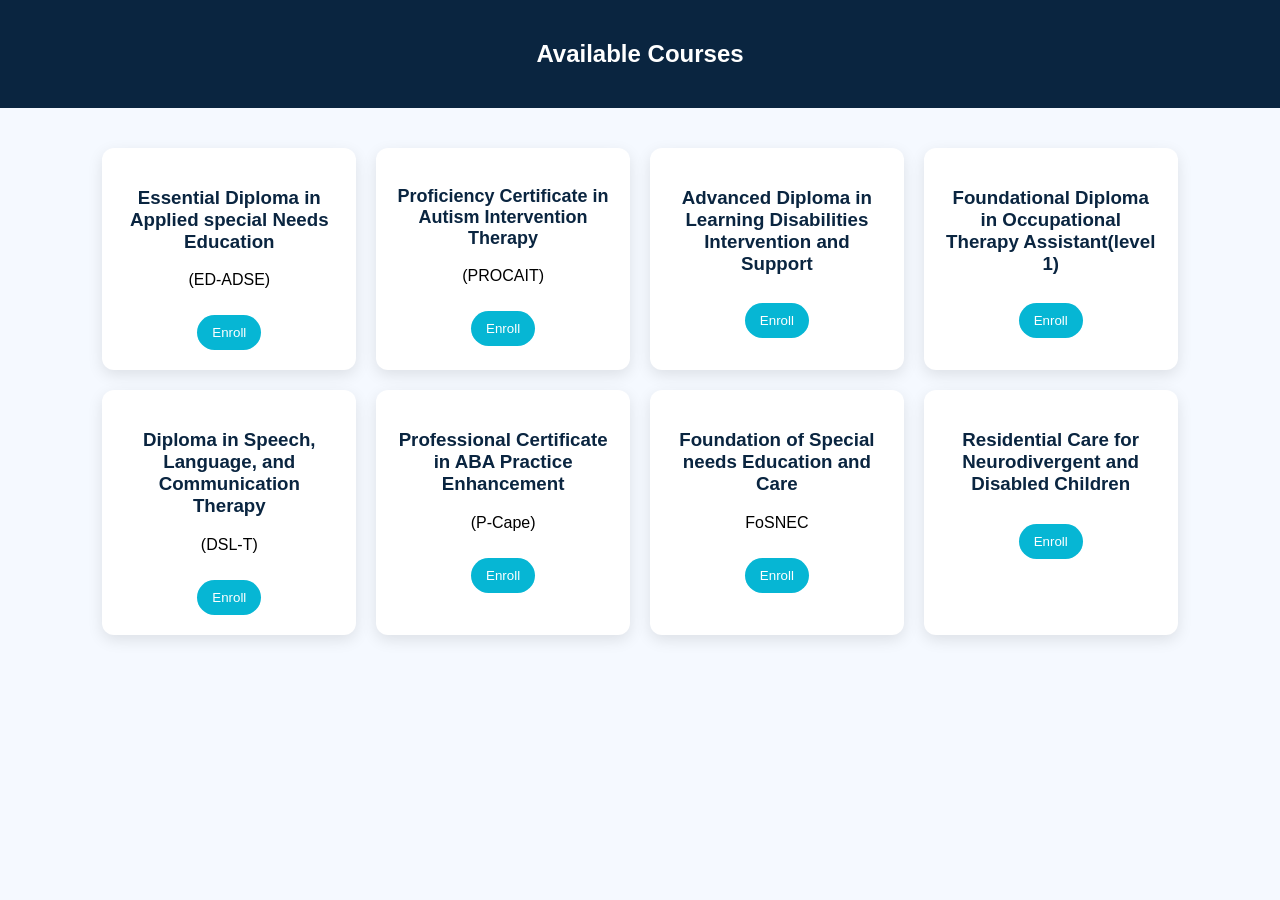
<file: course-registration.html>
<!DOCTYPE html>
<html lang="en">
<head>
<meta charset="UTF-8">
<meta name="viewport" content="width=device-width, initial-scale=1.0">
<title>Courses | SmartPrepLearn</title>

<style>
body{
font-family:Poppins, sans-serif;
margin:0;
background:#f5f9ff;
}

header{
background:#0A2540;
color:white;
padding:20px;
text-align:center;
}

.container{
padding:40px 8%;
display:grid;
grid-template-columns:repeat(auto-fit,minmax(250px,1fr));
gap:20px;
}

.card{
background:white;
padding:20px;
border-radius:12px;
box-shadow:0 5px 15px rgba(0,0,0,0.1);
text-align:center;
}

.card h3{
color:#0A2540;
}

button{
margin-top:10px;
padding:10px 15px;
border:none;
background:#06b6d4;
color:white;
border-radius:20px;
cursor:pointer;
}
</style>

</head>

<body>

<header>
<h2>Available Courses</h2>
</header>

<div class="container">

<div class="card">
<h3>Essential Diploma in Applied special Needs Education</h3>
<p>(ED-ADSE)</p>
<button onclick="selectCourse('Essential Diploma in Applied special Needs Education', 20000)">Enroll</button>
</div>

<div class="card">
<h3 style="font-size: 18px; font-weight: bold;">
    Proficiency Certificate in Autism Intervention Therapy
</h3>
<p>(PROCAIT)</p>
<button onclick="selectCourse('Proficiency Certificate in Autism Intervention Therapy', 35000)">Enroll</button>
</div>

<div class="card">
<h3>Advanced Diploma in Learning Disabilities Intervention and Support</h3>
<!-- <p>Design user experiences</p> -->
<button onclick="selectCourse('Advanced Diploma in Learning Disabilities Intervention and Support', 20000)">Enroll</button>
</div>

<div class="card">
<h3>Foundational Diploma in Occupational Therapy Assistant(level 1)</h3>
<!-- <p>Grow businesses online</p> -->
<button onclick="selectCourse('Foundational Diploma in Occupational Therapy Assistant(level 1)', 30000)">Enroll</button>
</div>

<div class="card">
<h3>Diploma in Speech, Language, and Communication Therapy</h3>
<p>(DSL-T)</p>
<button onclick="selectCourse('Diploma in Speech, Language, and Communication Therapy', 30000)">Enroll</button>
</div>

<div class="card">
<h3>Professional Certificate in ABA Practice Enhancement</h3>
<p>(P-Cape)</p>
<button onclick="selectCourse('Professional Certificate in ABA Practice Enhancement', 30000)">Enroll</button>
</div>

<div class="card">
<h3>Foundation of Special needs Education and Care</h3>
<p>FoSNEC</p>
<button onclick="selectCourse('Foundation of Special needs Education and Care', 20000)">Enroll</button>
</div>

<div class="card">
<h3>Residential Care for Neurodivergent and Disabled Children</h3>
<!-- <p>Build Android & iOS apps</p> -->
<button onclick="selectCourse('Residential Care for Neurodivergent and Disabled Children', 35000)">Enroll</button>
</div>

</div>
<script>

function selectCourse(name, price){

const selectedCourse = {
    courseName: name,
    coursePrice: price,
    paymentStatus: "pending"
};

localStorage.setItem(
    "selectedCourse",
    JSON.stringify(selectedCourse)
);

window.location.href = "payment.html";

}

</script>

<!-- <script>
    
function selectCourse(name, price){

localStorage.setItem("selectedCourse", JSON.stringify({
courseName: name,
coursePrice: price
}));

window.location.href = "payment.html";
}

</script> -->

</body>
</html>
</file>
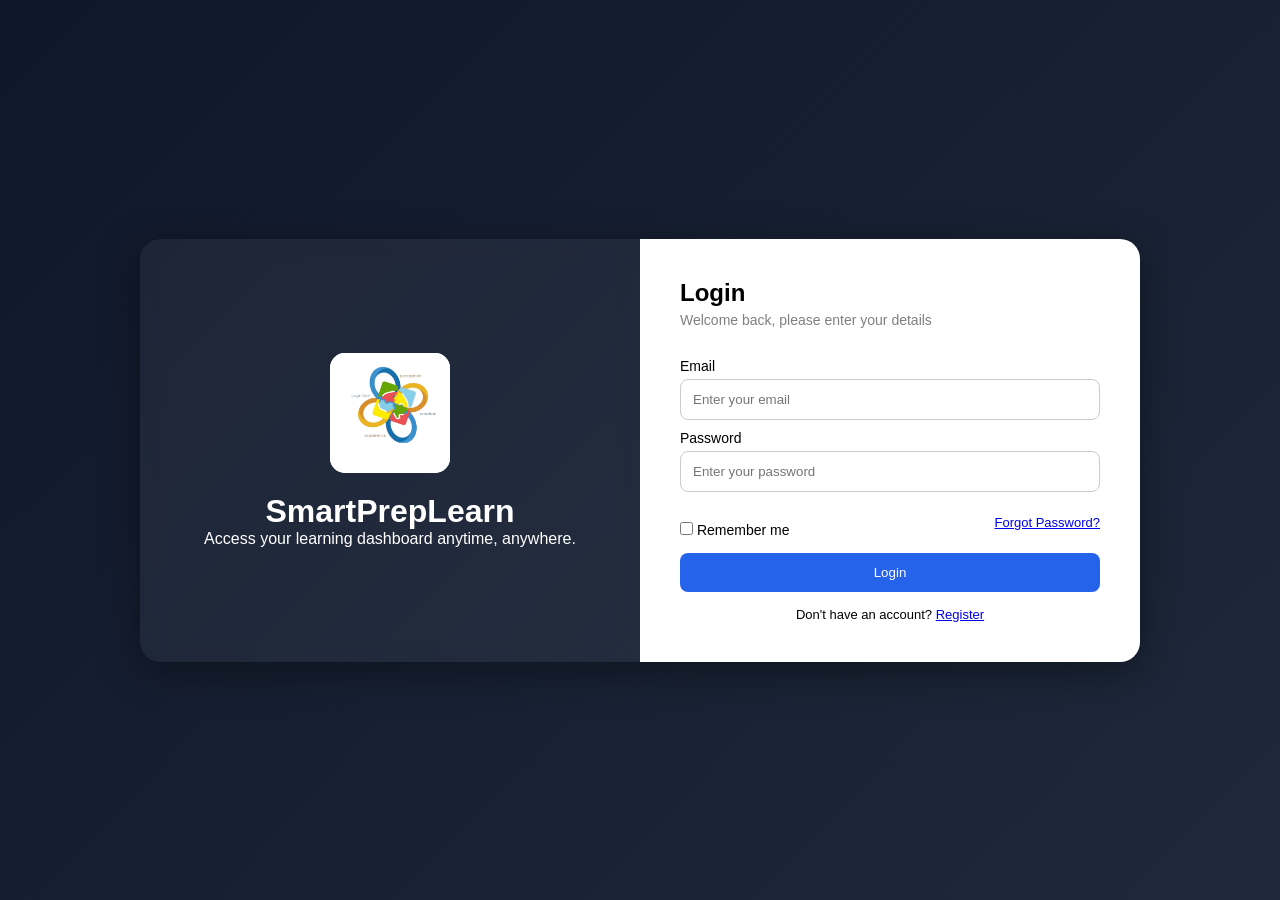
<file: login.html>
<!DOCTYPE html>
<html lang="en">
<head>
  <meta charset="UTF-8" />
  <meta name="viewport" content="width=device-width, initial-scale=1.0"/>
  <title>SmartPrepLearn - Login</title>
  <link rel="stylesheet" href="login.css"/>
</head>

<body>

  <div class="container">

    <!-- LEFT SIDE (branding) -->
    <div class="branding">
      <div class="logo-box">
        <img src="SMARTPREP LOGO 1.jpg (1).jpeg" alt="Logo" />
      </div>

      <h1>SmartPrepLearn</h1>
      <p>Access your learning dashboard anytime, anywhere.</p>
    </div>

    <!-- RIGHT SIDE (form) -->
    <div class="form-box">
      <h2>Login</h2>
      <p class="subtext">Welcome back, please enter your details</p>

      <form id="loginForm">
        <label>Email</label>
        <input type="email" id="email" placeholder="Enter your email" required />

        <label>Password</label>
        <input type="password" id="password" placeholder="Enter your password" required />

        <div class="options">
          <label><input type="checkbox" /> Remember me</label>
          <a href="#">Forgot Password?</a>
        </div>

        <button type="submit">Login</button>

        <p class="switch">
          Don't have an account? <a href="register.html">Register</a>
        </p>
      </form>
    </div>

  </div>

  <script src="login.js"></script>
</body>
</html>
</file>
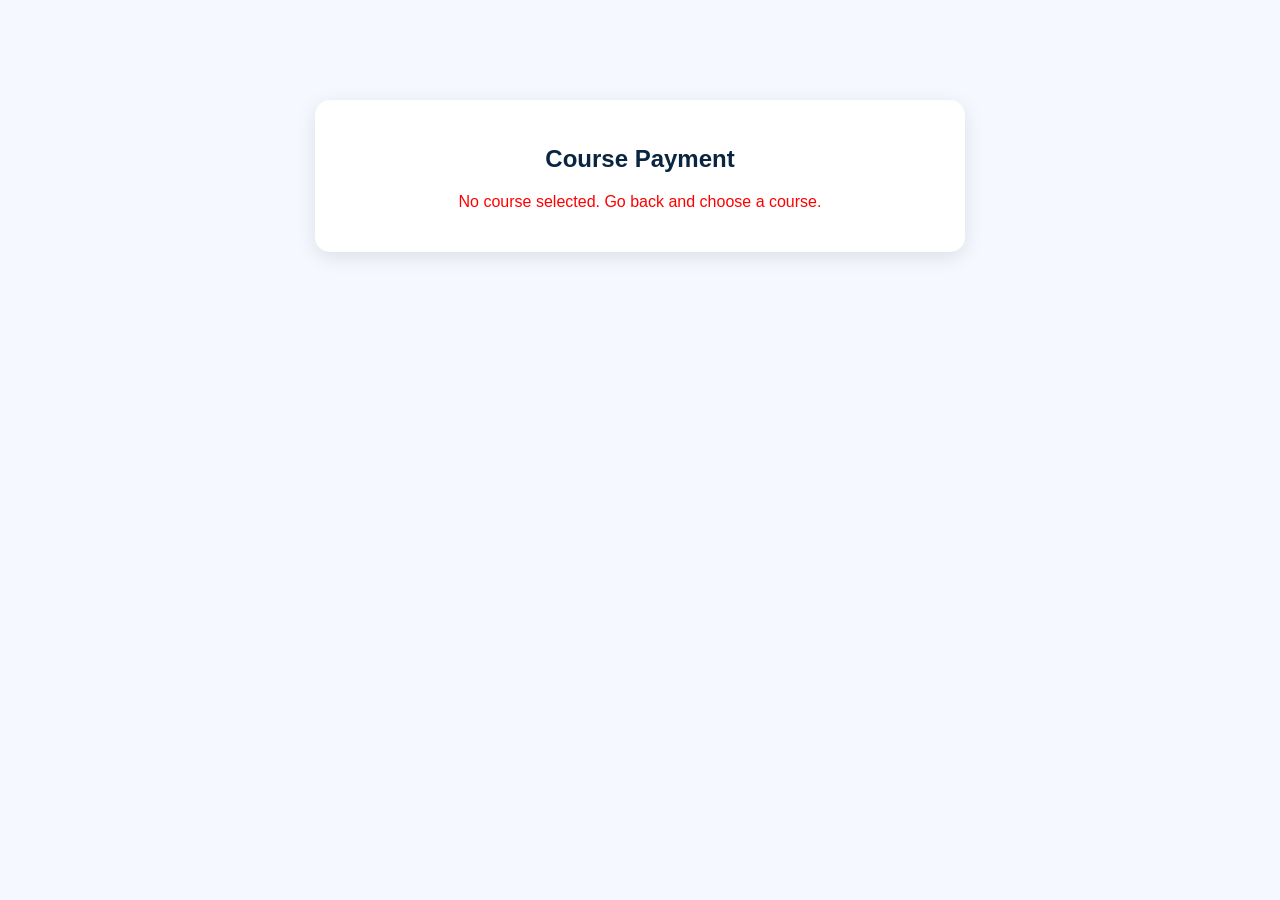
<file: payment.html>
<!DOCTYPE html>
<html lang="en">
<head>
<meta charset="UTF-8">
<meta name="viewport" content="width=device-width, initial-scale=1.0">
<title>Payment | SmartPrepLearn</title>

<style>
body{
font-family:Arial, sans-serif;
background:#f5f9ff;
margin:0;
padding:0;
}

.container{
max-width:600px;
margin:100px auto;
background:white;
padding:25px;
border-radius:15px;
box-shadow:0 5px 20px rgba(0,0,0,0.1);
}
.course-box h4{
    margin-top:20px;
    color:#0A2540;
}
.course-box p{
    margin:10px 0;
}
.course-box{
border:1px solid #ddd;
padding:20px;
border-radius:10px;
margin-top:20px;
}

h2{
text-align:center;
color:#0A2540;
}

.course-box{
border:1px solid #ddd;
padding:20px;
border-radius:10px;
margin-top:20px;
}

.price{
font-size:20px;
font-weight:bold;
color:#06b6d4;
margin-top:10px;
}

button{
width:100%;
margin-top:20px;
padding:15px;
border:none;
background:#06b6d4;
color:white;
font-size:16px;
border-radius:10px;
cursor:pointer;
}

button:hover{
background:#0891b2;
}

.empty{
text-align:center;
color:red;
margin-top:20px;
}
</style>

</head>

<body>

<div class="container">

<h2>Course Payment</h2>

<div id="courseDisplay"></div>

</div>

<script>

// GET SELECTED COURSE
const course = JSON.parse(localStorage.getItem("selectedCourse"));

const display = document.getElementById("courseDisplay");

if(course){

display.innerHTML = `
<div class="course-box">

<h3 id="courseName">${course.courseName}</h3>

<p class="price" id="coursePrice">
₦${course.coursePrice.toLocaleString()}
</p>

<hr>

<h4>Payment Details</h4>

<p><strong>Bank Name:</strong> Opay</p>

<p><strong>Account Name:</strong> SmartPrepLearn Academy</p>

<p><strong>Account Number:</strong> 8134567890</p>

<button onclick="payNow()">
I Have Paid
</button>

</div>
`;

}else{

display.innerHTML =
`<p class="empty">
No course selected. Go back and choose a course.
</p>`;

}

// PAYMENT BUTTON
function payNow(){

localStorage.setItem(
    "paidCourse",
    JSON.stringify(course)
);

window.location.href = "paymentcheck.html";

}

</script>

</body>
</html>
</file>
<file: login.css>
* {
    margin: 0;
    padding: 0;
    box-sizing: border-box;
    font-family: Arial, sans-serif;
  }
  
  body {
    height: 100vh;
    display: flex;
    justify-content: center;
    align-items: center;
    background: linear-gradient(135deg, #0f172a, #1e293b);
  }
  
  /* MAIN CONTAINER */
  .container {
    width: 90%;
    max-width: 1000px;
    display: flex;
    border-radius: 20px;
    overflow: hidden;
    box-shadow: 0 10px 40px rgba(0,0,0,0.4);
  }
  
  /* BRANDING SIDE */
  .branding {
    flex: 1;
    background: rgba(255,255,255,0.05);
    backdrop-filter: blur(10px);
    color: white;
    padding: 40px;
    display: flex;
    flex-direction: column;
    justify-content: center;
    align-items: center;
    text-align: center;
  }
  
  .logo-box {
    width: 120px;
    height: 120px;
    background: white;
    border-radius: 15px;
    margin-bottom: 20px;
    display: flex;
    justify-content: center;
    align-items: center;
    overflow: hidden;
  }
  
  .logo-box img {
    width: 100%;
    height: 100%;
    object-fit: cover;
  }
  
  /* FORM SIDE */
  .form-box {
    flex: 1;
    background: white;
    padding: 40px;
    display: flex;
    flex-direction: column;
    justify-content: center;
  }
  
  .form-box h2 {
    margin-bottom: 5px;
  }
  
  .subtext {
    font-size: 14px;
    color: gray;
    margin-bottom: 20px;
  }
  
  form {
    display: flex;
    flex-direction: column;
  }
  
  label {
    margin-top: 10px;
    font-size: 14px;
  }
  
  input {
    padding: 12px;
    margin-top: 5px;
    border: 1px solid #ccc;
    border-radius: 8px;
    outline: none;
  }
  
  input:focus {
    border-color: #2563eb;
  }
  
  .options {
    display: flex;
    justify-content: space-between;
    align-items: center;
    margin: 15px 0;
    font-size: 13px;
  }
  
  button {
    padding: 12px;
    border: none;
    background: #2563eb;
    color: white;
    border-radius: 8px;
    cursor: pointer;
    transition: 0.3s;
  }
  
  button:hover {
    background: #1d4ed8;
  }
  
  .switch {
    margin-top: 15px;
    font-size: 13px;
    text-align: center;
  }
  
  /* RESPONSIVE */
  @media (max-width: 768px) {
    .container {
      flex-direction: column;
    }
  
    .branding {
      padding: 20px;
    }
  
    .form-box {
      padding: 20px;
    }
  }
</file>
